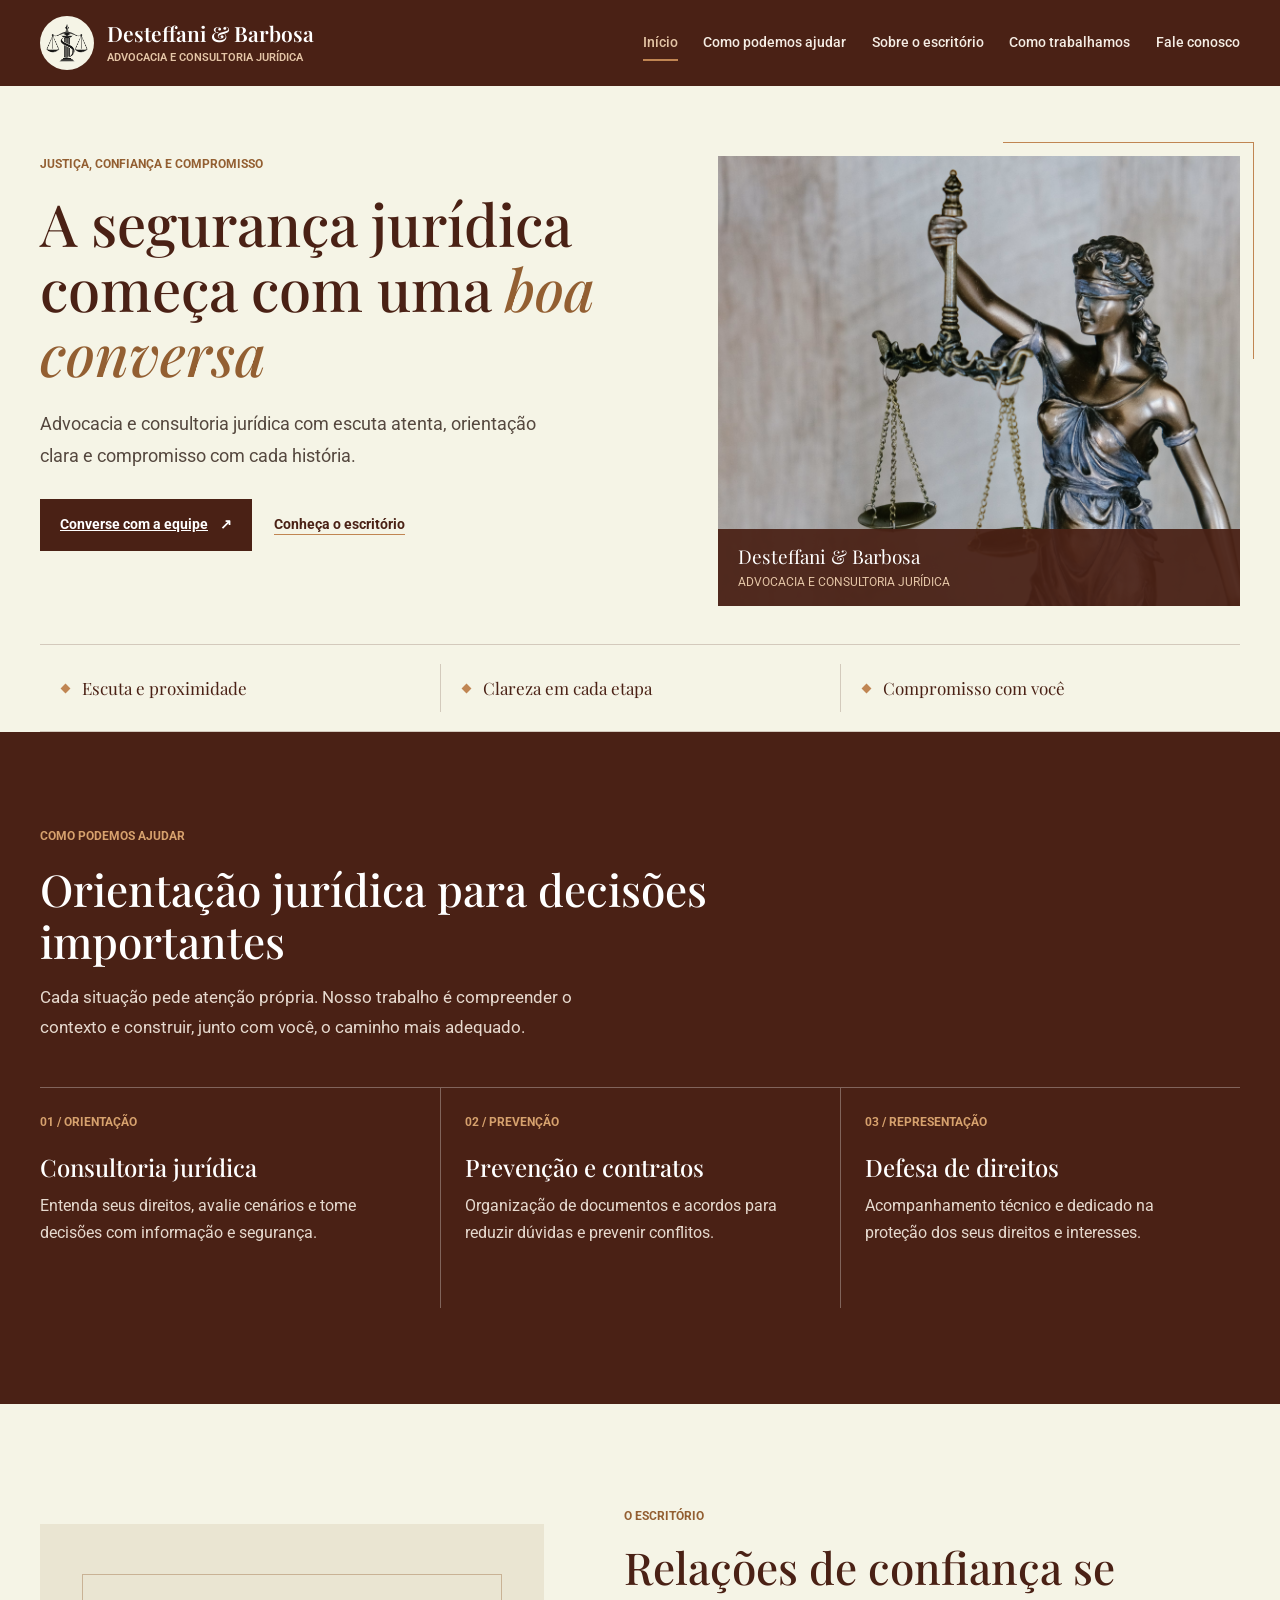
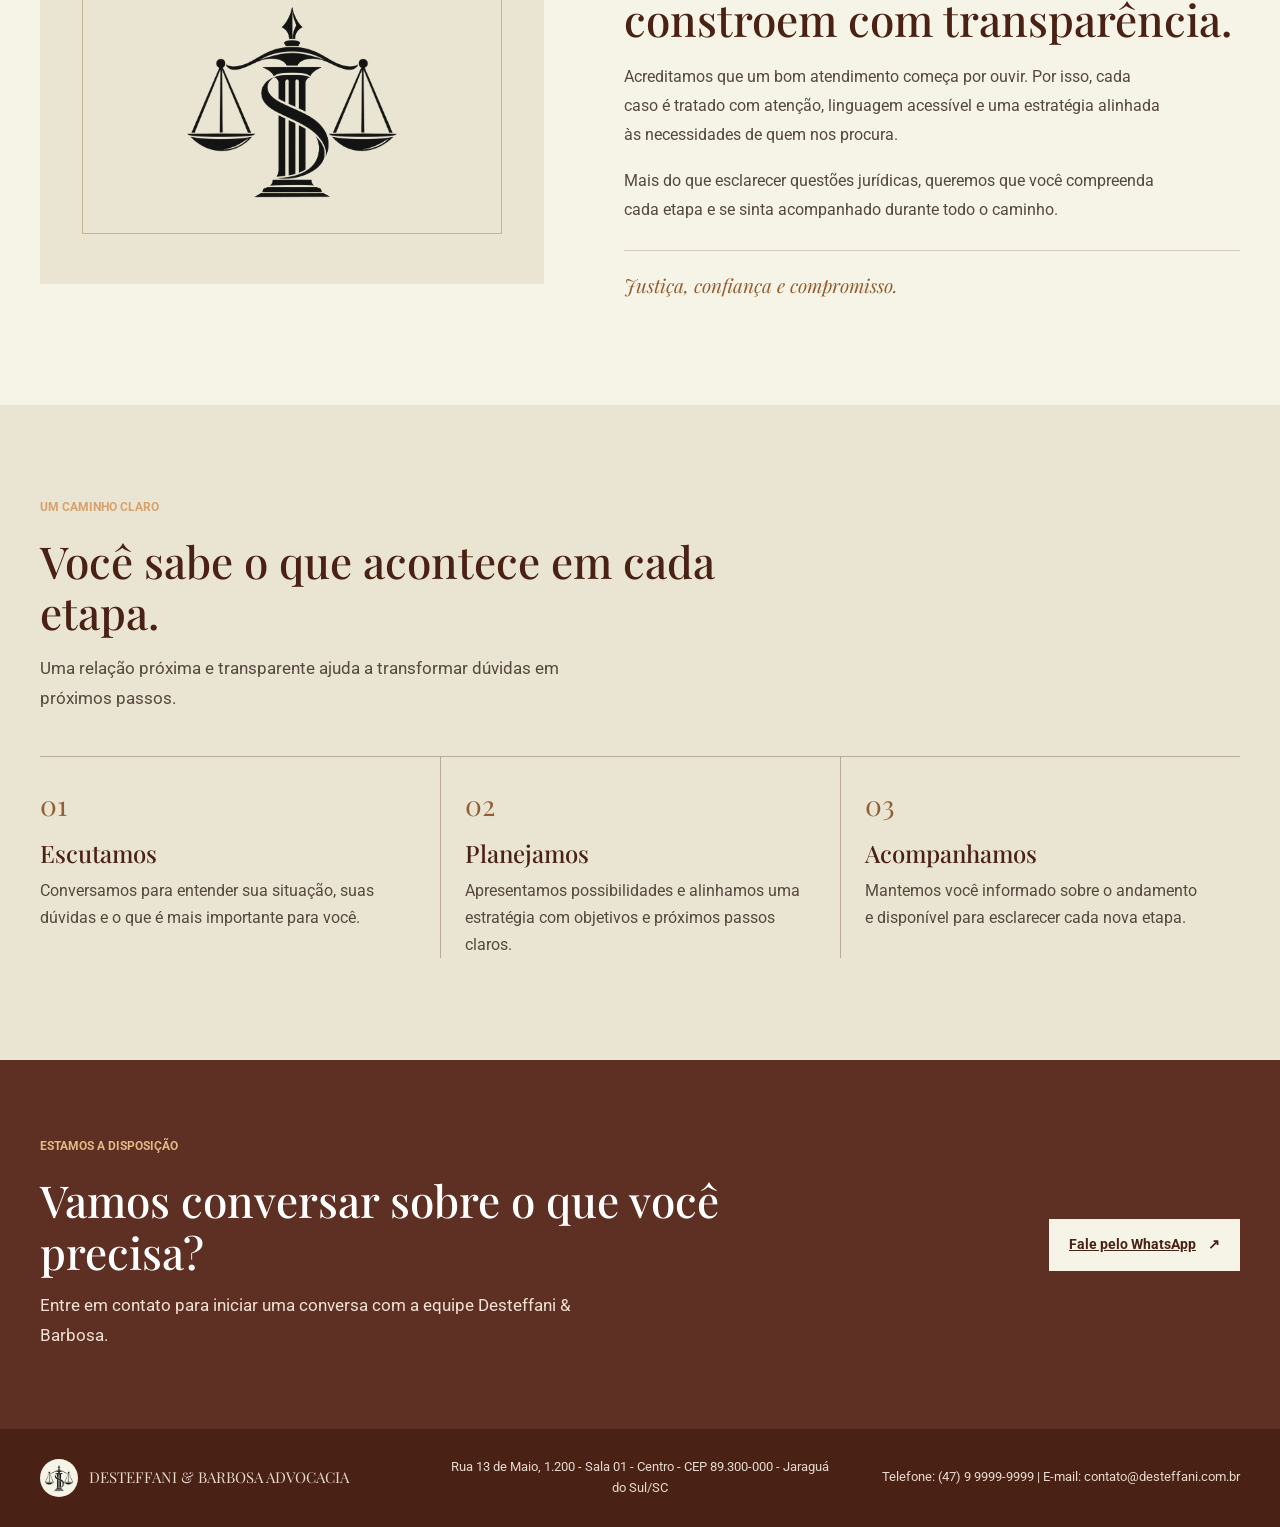
<file: templates/index.html>
<!DOCTYPE html>
<html lang="pt-br">
<head>
    <meta charset="UTF-8">
    <meta name="viewport" content="width=device-width, initial-scale=1.0">
    <link rel="stylesheet" href="https://fonts.googleapis.com/css2?family=Material+Symbols+Outlined:opsz,wght,FILL,GRAD@20..48,100..700,0..1,-50..200&icon_names=menu"/>
    <link rel="preconnect" href="https://fonts.googleapis.com">
    <link rel="preconnect" href="https://fonts.gstatic.com" crossorigin>
    <link href="https://fonts.googleapis.com/css2?family=Playfair+Display:ital,wght@0,400..900;1,400..900&display=swap" rel="stylesheet">
    <link href="https://fonts.googleapis.com/css2?family=Roboto:ital,wght@0,300..700;1,300..700&display=swap" rel="stylesheet">
    <title>DESTEFFANI & BARBOSA ADVOCACIA</title>
    <link rel="stylesheet" href="/static/css/style.css">
    <script src="/static/js/script.js" defer></script>
</head>
<body>
    <header>
        <div id="header-titulo">
            <img src="/static/img/logo.png" alt="Logotipo da empresa">
            <div id="header-titulo-texto">
                <p id="nome-empresa">Desteffani & Barbosa</p>
                <p id="subtitulo">ADVOCACIA E CONSULTORIA JURÍDICA</p>
            </div>
        </div>
        
        <span class="material-symbols-outlined" id="menu-icon">menu</span>

        <nav id="nav-bar">
            <ul id="nav-list">
                <li><a href="#inicio">Início</a></li>
                <li><a href="#atuacao">Como podemos ajudar</a></li>
                <li><a href="#escritorio">Sobre o escritório</a></li>
                <li><a href="#processo">Como trabalhamos</a></li>
                <li><a href="#contato">Fale conosco</a></li>
            </ul>
        </nav>
    </header>

    <section id="inicio">
        <div id="inicio-texto">
            <p>JUSTIÇA, CONFIANÇA E COMPROMISSO</p>
            <h1>A segurança jurídica começa com uma <em>boa conversa</em></h1>
            <p>Advocacia e consultoria jurídica com escuta atenta, orientação clara e compromisso com cada história.</p>

            <button id="botao-contato-1"><a href="https://wa.me/5528999483389?text=Olá">Converse com a equipe</a><span aria-hidden="true">↗</span></button>
            <a href="#escritorio">Conheça o escritório</a>
        </div>

        <div id="inicio-imagem">
            <img src="/static/img/estatua-da-justica.avif" alt="Estátua da justiça segurando uma balança e uma espada" id="estatua-da-justica">
            <figcaption>
                <p id="nome-empresa">Desteffani & Barbosa</p>
                <p id="subtitulo">ADVOCACIA E CONSULTORIA JURÍDICA</p>
            </figcaption>
        </div>

        <div id="inicio-pontos">
            <div><span class="ponto-topic"></span><p>Escuta e proximidade</p></div>
            <div><span class="ponto-topic"></span><p>Clareza em cada etapa</p></div>
            <div><span class="ponto-topic"></span><p>Compromisso com você</p></div>
        </div>
    </section>

    <section id="atuacao">
        <div id="atuacao-texto">
            <p>Como podemos ajudar</p>
            <h2>Orientação jurídica para decisões importantes</h2>
            <p>Cada situação pede atenção própria. Nosso trabalho é compreender o contexto e construir, junto com você, o caminho mais adequado.</p>
        </div>

        <div id="atuacao-cards">
            <div id="card-1">
                <p>01 / ORIENTAÇÃO</p>
                <h3>Consultoria jurídica</h3>
                <p>Entenda seus direitos, avalie cenários e tome decisões com informação e segurança.</p>
            </div>
            <div id="card-2">
                <p>02 / PREVENÇÃO</p>
                <h3>Prevenção e contratos</h3>
                <p>Organização de documentos e acordos para reduzir dúvidas e prevenir conflitos.</p>
            </div>
            <div id="card-3">
                <p>03 / REPRESENTAÇÃO</p>
                <h3>Defesa de direitos</h3>
                <p>Acompanhamento técnico e dedicado na proteção dos seus direitos e interesses.</p>
            </div>
        </div>
    </section>

    <section id="escritorio">
        <div id="escritorio-img">
            <span><img src="/static/img/logo.png" alt="Logotipo da empresa"></span>
        </div>

        <div id="escritorio-texto">
            <p>O ESCRITÓRIO</p>
            <h2>Relações de confiança se constroem com transparência.</h2>
            <p>Acreditamos que um bom atendimento começa por ouvir. Por isso, cada caso é tratado com atenção, linguagem acessível e uma estratégia alinhada às necessidades de quem nos procura.</p>
            <p>Mais do que esclarecer questões jurídicas, queremos que você compreenda cada etapa e se sinta acompanhado durante todo o caminho.</p>
            <span><p>Justiça, confiança e compromisso.</p></span>
        </div>
    </section>

    <section id="processo">
        <div id="processo-texto">
            <p>UM CAMINHO CLARO</p>
            <h2>Você sabe o que acontece em cada etapa.</h2>
            <p>Uma relação próxima e transparente ajuda a transformar dúvidas em próximos passos.</p>
        </div>

        <div id="processo-cards">
            <div id="card-1">
                <p>01</p>
                <h3>Escutamos</h3>
                <p>Conversamos para entender sua situação, suas dúvidas e o que é mais importante para você.</p>
            </div>
            <div id="card-2">
                <p>02</p>
                <h3>Planejamos</h3>
                <p>Apresentamos possibilidades e alinhamos uma estratégia com objetivos e próximos passos claros.</p>
            </div>
            <div id="card-3">
                <p>03</p>
                <h3>Acompanhamos</h3>
                <p>Mantemos você informado sobre o andamento e disponível para esclarecer cada nova etapa.</p>
            </div>
        </div>
    </section>

    <section id="contato">
        <div id="contato-texto">
            <p>ESTAMOS A DISPOSIÇÃO</p>
            <h2>Vamos conversar sobre o que você precisa?</h2>
            <p>Entre em contato para iniciar uma conversa com a equipe Desteffani & Barbosa.</p>
        </div>

        <div id="contato-botao">
            <button id="botao-contato-2"><a href="https://wa.me/5528999483389?text=Olá">Fale pelo WhatsApp</a> <span aria-hidden="true">↗</span></button>
        </div>
    </section>

    <footer>
        <div id="footer-texto">
            <div>
                <img src="/static/img/logo.png" alt="Logotipo da empresa">
                <p>DESTEFFANI & BARBOSA ADVOCACIA</p>
            </div>
            <p>Rua 13 de Maio, 1.200 - Sala 01 - Centro - CEP 89.300-000 - Jaraguá do Sul/SC</p>
            <p>Telefone: (47) 9 9999-9999 | E-mail: contato@desteffani.com.br</p>
        </div>
    </footer>
</body>
</html>
</file>
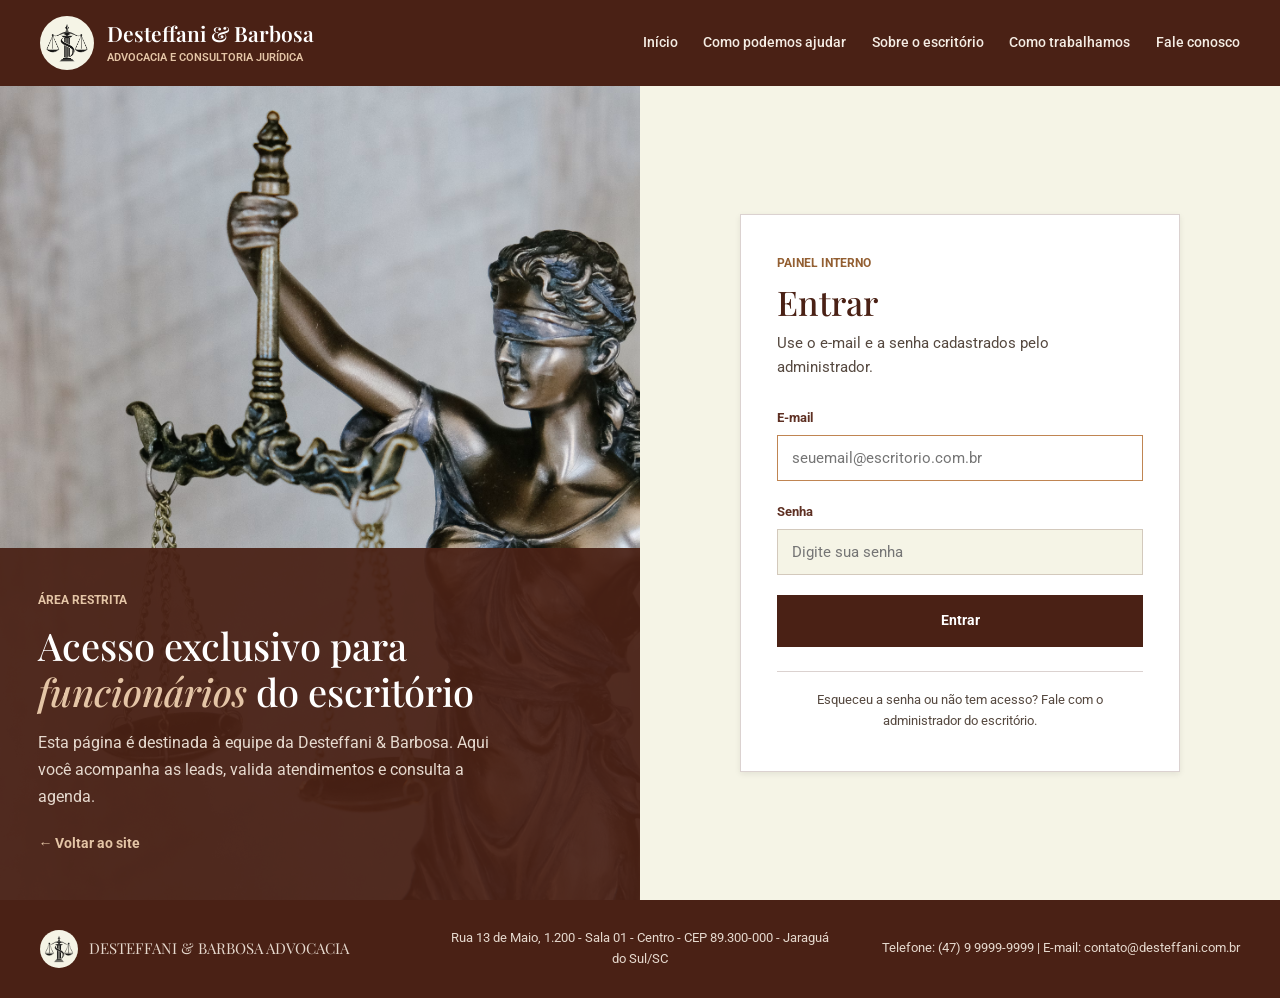
<file: templates/login.html>
<!DOCTYPE html>
<html lang="pt-br">
<head>
    <meta charset="UTF-8">
    <meta name="viewport" content="width=device-width, initial-scale=1.0">
    <link rel="stylesheet" href="https://fonts.googleapis.com/css2?family=Material+Symbols+Outlined:opsz,wght,FILL,GRAD@20..48,100..700,0..1,-50..200&icon_names=menu"/>
    <link rel="preconnect" href="https://fonts.googleapis.com">
    <link rel="preconnect" href="https://fonts.gstatic.com" crossorigin>
    <link href="https://fonts.googleapis.com/css2?family=Playfair+Display:ital,wght@0,400..900;1,400..900&display=swap" rel="stylesheet">
    <link href="https://fonts.googleapis.com/css2?family=Roboto:ital,wght@0,300..700;1,300..700&display=swap" rel="stylesheet">
    <title>Acesso restrito | DESTEFFANI &amp; BARBOSA ADVOCACIA</title>
    <link rel="stylesheet" href="/static/css/style.css">
    <link rel="stylesheet" href="/static/css/login.css">
    <script src="/static/js/script.js" defer></script>
</head>
<body>
    <header>
        <div id="header-titulo">
            <img src="/static/img/logo.png" alt="Logotipo da empresa">
            <div id="header-titulo-texto">
                <p id="nome-empresa">Desteffani &amp; Barbosa</p>
                <p id="subtitulo">ADVOCACIA E CONSULTORIA JURÍDICA</p>
            </div>
        </div>
        
        <span class="material-symbols-outlined" id="menu-icon">menu</span>

        <nav id="nav-bar">
            <ul id="nav-list">
                <li><a href="/">Início</a></li>
                <li><a href="/">Como podemos ajudar</a></li>
                <li><a href="/">Sobre o escritório</a></li>
                <li><a href="/">Como trabalhamos</a></li>
                <li><a href="/">Fale conosco</a></li>
            </ul>
        </nav>
    </header>

    <main class="login">
        <div class="login-visual">
            <img src="/static/img/estatua-da-justica.avif" alt="Estátua da justiça segurando uma balança e uma espada">
            <div class="login-visual-texto">
                <p class="login-rotulo">Área restrita</p>
                <h1>Acesso exclusivo para <em>funcionários</em> do escritório</h1>
                <p class="login-descricao">Esta página é destinada à equipe da Desteffani &amp; Barbosa. Aqui você acompanha as leads, valida atendimentos e consulta a agenda.</p>
                <p class="login-voltar"><a href="/">&larr; Voltar ao site</a></p>
            </div>
        </div>

        <div class="login-area">
            <div class="login-card">
                <p class="login-rotulo">Painel interno</p>
                <h2>Entrar</h2>
                <p class="login-subtitulo">Use o e-mail e a senha cadastrados pelo administrador.</p>

                <!-- Mensagem de erro (descomente quando ligar ao backend)
                <p class="login-erro">E-mail ou senha incorretos.</p>
                -->

                <form class="login-form" method="post">
                    <div class="login-campo">
                        <label for="email">E-mail</label>
                        <input type="email" id="email" name="email" placeholder="seuemail@escritorio.com.br" autocomplete="username" required autofocus>
                    </div>

                    <div class="login-campo">
                        <label for="senha">Senha</label>
                        <input type="password" id="senha" name="senha" placeholder="Digite sua senha" autocomplete="current-password" required>
                    </div>

                    <button type="submit" class="login-botao">Entrar</button>
                </form>

                <p class="login-ajuda">Esqueceu a senha ou não tem acesso? Fale com o administrador do escritório.</p>
            </div>
        </div>
    </main>

    <footer>
        <div id="footer-texto">
            <div>
                <img src="/static/img/logo.png" alt="Logotipo da empresa">
                <p>DESTEFFANI &amp; BARBOSA ADVOCACIA</p>
            </div>
            <p>Rua 13 de Maio, 1.200 - Sala 01 - Centro - CEP 89.300-000 - Jaraguá do Sul/SC</p>
            <p>Telefone: (47) 9 9999-9999 | E-mail: contato@desteffani.com.br</p>
        </div>
    </footer>
</body>
</html>
</file>
<file: static/css/style.css>
:root {
    --cor-cafe-claro: #5E3023;
    --cor-cafe-escuro: #4A2115;
    --cor-marrom-claro: #C08552;
    --cor-marrom-escuro: #935F32;
    --cor-bege: #F5F4E6;
    --cor-branco: #FFFFFF;
    --cor-linhas: rgba(74, 33, 21, 0.2);
    --cor-preto: #000000;
    --fonte-titulo: "Playfair Display", Georgia, serif;
    --fonte-texto: "Roboto", Arial, sans-serif;
}

* {
    box-sizing: border-box;
    margin: 0;
    padding: 0;
}

html {
    scroll-behavior: smooth;
    scroll-padding-top: 100px;
}

body {
    background: var(--cor-bege);
    color: #211A16;
    font-family: var(--fonte-texto);
    font-size: 17px;
    line-height: 1.7;
}

a {
    color: inherit;
    -webkit-tap-highlight-color: transparent;
}

button {
    font: inherit;
    -webkit-tap-highlight-color: transparent;
}

a:focus-visible,
button:focus-visible,
#menu-icon:focus-visible {
    outline: 3px solid var(--cor-marrom-claro);
    outline-offset: 4px;
}

img {
    display: block;
    max-width: 100%;
}

header {
    position: sticky;
    top: 0;
    z-index: 1000;
    background-color: var(--cor-cafe-escuro);
    min-height: 86px;
    width: 100%;
    display: flex;
    justify-content: space-between;
    align-items: center;
    gap: 28px;
    padding: 12px max(24px, calc((100% - 1200px) / 2));
}

#header-titulo {
    display: flex;
    align-items: center;
    flex: 0 0 auto;
    gap: 13px;
}

#header-titulo img {
    width: 54px;
    height: 54px;
    padding: 5px;
    border-radius: 50%;
    background: var(--cor-bege);
    object-fit: contain;
}

#header-titulo-texto {
    line-height: 1.3;
}

header #nome-empresa {
    color: var(--cor-branco);
    font-family: var(--fonte-titulo);
    font-size: 21px;
    font-weight: 600;
}

header #subtitulo {
    margin-top: 3px;
    color: #E4C5A6;
    font-family: var(--fonte-texto);
    font-size: 11px;
    font-weight: 600;
    line-height: 1.35;
}

#menu-icon {
    display: none;
}

#nav-bar {
    display: flex;
    align-items: center;
}

#nav-list {
    display: flex;
    align-items: center;
    gap: clamp(14px, 2vw, 28px);
    list-style: none;
}

header li a {
    position: relative;
    display: inline-flex;
    align-items: center;
    min-height: 44px;
    color: #F5EDE4;
    font-family: var(--fonte-texto);
    font-size: 14px;
    font-weight: 500;
    text-decoration: none;
    transition: color 180ms ease;
}

header li a::after {
    position: absolute;
    right: 0;
    bottom: 4px;
    left: 0;
    height: 2px;
    background: var(--cor-marrom-claro);
    content: "";
    transform: scaleX(0);
    transform-origin: left;
    transition: transform 180ms ease;
}

header li a:hover,
header li a[aria-current="location"] {
    color: #E4C5A6;
}

header li a:hover::after,
header li a[aria-current="location"]::after {
    transform: scaleX(1);
}

section {
    scroll-margin-top: 100px;
}

#inicio {
    width: min(1200px, calc(100% - 64px));
    min-height: 0;
    margin: 0 auto;
    padding: 70px 0 0;
    display: grid;
    grid-template-columns: minmax(0, 1fr) minmax(360px, 0.86fr);
    align-items: center;
    column-gap: 72px;
}

#inicio-texto {
    grid-column: 1;
    grid-row: 1;
}

#inicio-texto > p:first-child,
#atuacao-texto > p:first-child,
#escritorio-texto > p:first-child,
#processo-texto > p:first-child,
#contato-texto > p:first-child {
    margin-bottom: 18px;
    color: var(--cor-marrom-escuro);
    font-size: 12px;
    font-weight: 700;
    line-height: 1.45;
    text-transform: uppercase;
}

#inicio-texto h1 {
    max-width: 620px;
    color: var(--cor-cafe-escuro);
    font-family: var(--fonte-titulo);
    font-size: 58px;
    font-weight: 500;
    line-height: 1.12;
}

#inicio-texto h1 em {
    color: var(--cor-marrom-escuro);
    font-weight: 500;
}

#inicio-texto h1 + p {
    max-width: 52ch;
    margin-top: 22px;
    color: #55483F;
    font-size: 18px;
    line-height: 1.75;
}

#botao-contato-1,
#botao-contato-2 {
    min-height: 52px;
    margin-top: 28px;
    padding: 0 20px;
    border: 0;
    display: inline-flex;
    align-items: center;
    justify-content: center;
    gap: 12px;
    background: var(--cor-cafe-escuro);
    color: var(--cor-branco);
    cursor: pointer;
    font-size: 14px;
    font-weight: 700;
    transition: background 180ms ease, transform 180ms ease;
}

#botao-contato-1:hover,
#botao-contato-2:hover {
    background: var(--cor-cafe-claro);
    transform: translateY(-2px);
}

#inicio-texto > a {
    margin: 0 0 0 18px;
    color: var(--cor-cafe-escuro);
    font-size: 14px;
    font-weight: 700;
    text-decoration-color: var(--cor-marrom-claro);
    text-underline-offset: 5px;
}

#inicio-imagem {
    position: relative;
    grid-column: 2;
    grid-row: 1 / 3;
    min-width: 0;
    margin: 0;
}

#inicio-imagem::before {
    position: absolute;
    top: -14px;
    right: -14px;
    width: 48%;
    height: 48%;
    border-top: 1px solid var(--cor-marrom-claro);
    border-right: 1px solid var(--cor-marrom-claro);
    content: "";
    pointer-events: none;
}

#estatua-da-justica {
    width: 100%;
    height: 450px;
    background: #EAE5D2;
    object-fit: cover;
    object-position: center;
}

#inicio-imagem figcaption {
    position: absolute;
    right: 0;
    bottom: 0;
    left: 0;
    padding: 15px 20px;
    background: rgba(74, 33, 21, 0.93);
    color: var(--cor-branco);
}

#inicio-imagem #nome-empresa {
    color: var(--cor-branco);
    font-family: var(--fonte-titulo);
    font-size: 19px;
    line-height: 1.35;
}

#inicio-imagem #subtitulo {
    margin-top: 3px;
    color: #E4C5A6;
    font-size: 12px;
    line-height: 1.5;
}

#inicio-pontos {
    grid-column: 1 / -1;
    grid-row: 3;
    min-height: 88px;
    margin-top: 38px;
    border-top: 1px solid var(--cor-linhas);
    border-bottom: 1px solid var(--cor-linhas);
    display: grid;
    grid-template-columns: repeat(3, 1fr);
    align-items: center;
}

#inicio-pontos > div {
    min-height: 48px;
    padding: 8px 22px;
    display: flex;
    align-items: center;
    gap: 13px;
    color: var(--cor-cafe-escuro);
    font-family: var(--fonte-titulo);
    font-size: 17px;
}

#inicio-pontos > div + div {
    border-left: 1px solid var(--cor-linhas);
}

.ponto-topic {
    width: 7px;
    height: 7px;
    flex: 0 0 7px;
    background: var(--cor-marrom-claro);
    transform: rotate(45deg);
}

#atuacao {
    margin-top: 0;
    padding: 96px max(32px, calc((100% - 1200px) / 2));
    background: var(--cor-cafe-escuro);
    color: var(--cor-branco);
}

#atuacao-texto {
    max-width: 720px;
    margin-bottom: 44px;
}

#atuacao-texto > p:first-child,
#processo-texto > p:first-child {
    color: #D6A16D;
}

#atuacao-texto h2,
#escritorio-texto h2,
#processo-texto h2,
#contato-texto h2 {
    margin: 0;
    font-family: var(--fonte-titulo);
    font-size: 44px;
    font-weight: 500;
    line-height: 1.18;
}

#atuacao-texto > p:last-child,
#processo-texto > p:last-child {
    max-width: 58ch;
    margin-top: 16px;
    font-size: 17px;
    line-height: 1.75;
}

#atuacao-texto > p:last-child {
    color: #E6D9CE;
}

#atuacao-cards,
#processo-cards {
    display: grid;
    grid-template-columns: repeat(3, minmax(0, 1fr));
    border-top: 1px solid rgba(255, 255, 255, 0.3);
}

#atuacao-cards > div {
    min-height: 220px;
    padding: 24px 24px 22px 0;
}

#atuacao-cards > div + div {
    padding-left: 24px;
    border-left: 1px solid rgba(255, 255, 255, 0.3);
}

#atuacao-cards > div > p:first-child {
    color: #D6A16D;
    font-size: 12px;
    font-weight: 700;
}

#atuacao-cards h3,
#processo-cards h3 {
    margin: 20px 0 9px;
    font-family: var(--fonte-titulo);
    font-size: 24px;
    font-weight: 500;
    line-height: 1.3;
}

#atuacao-cards > div > p:last-child {
    max-width: 38ch;
    color: #E6D9CE;
    font-size: 16px;
    line-height: 1.7;
}

#escritorio {
    width: min(1200px, calc(100% - 64px));
    margin: 0 auto;
    padding: 104px 0;
    display: grid;
    grid-template-columns: 0.9fr 1.1fr;
    align-items: center;
    gap: 80px;
}

#escritorio-img {
    min-height: 360px;
    padding: 42px;
    display: grid;
    place-items: center;
    background: #EAE5D2;
}

#escritorio-img span {
    width: 100%;
    min-height: 260px;
    display: grid;
    place-items: center;
    border: 1px solid rgba(147, 95, 50, 0.38);
}

#escritorio-img img {
    width: min(220px, 70%);
    max-height: 220px;
    object-fit: contain;
}

#escritorio-texto > p:first-child {
    margin-bottom: 16px;
}

#escritorio-texto h2 {
    color: var(--cor-cafe-escuro);
}

#escritorio-texto > p:not(:first-child) {
    max-width: 60ch;
    margin-top: 18px;
    color: #55483F;
    font-size: 16px;
    line-height: 1.8;
}

#escritorio-texto > span {
    margin-top: 25px;
    padding-top: 18px;
    border-top: 1px solid var(--cor-linhas);
    display: block;
    color: var(--cor-marrom-escuro);
    font-family: var(--fonte-titulo);
    font-size: 19px;
    font-style: italic;
}

#processo {
    padding: 94px max(32px, calc((100% - 1200px) / 2)) 102px;
    background: #EAE5D2;
}

#processo-texto {
    max-width: 730px;
    margin-bottom: 42px;
}

#processo-texto h2 {
    color: var(--cor-cafe-escuro);
}

#processo-texto > p:last-child {
    color: #55483F;
}

#processo-cards {
    border-color: rgba(74, 33, 21, 0.3);
}

#processo-cards > div {
    padding: 24px 24px 0 0;
}

#processo-cards > div + div {
    padding-left: 24px;
    border-left: 1px solid rgba(74, 33, 21, 0.3);
}

#processo-cards > div > p:first-child {
    color: var(--cor-marrom-escuro);
    font-family: var(--fonte-titulo);
    font-size: 28px;
}

#processo-cards h3 {
    margin: 10px 0 7px;
    color: var(--cor-cafe-escuro);
}

#processo-cards > div > p:last-child {
    max-width: 38ch;
    color: #55483F;
    font-size: 16px;
    line-height: 1.7;
}

#contato {
    padding: 78px max(32px, calc((100% - 1200px) / 2));
    display: flex;
    align-items: center;
    justify-content: space-between;
    gap: 40px;
    background: var(--cor-cafe-claro);
    color: var(--cor-branco);
}

#contato-texto {
    max-width: 700px;
}

#contato-texto > p:first-child {
    color: #E5B985;
}

#contato-texto h2 {
    font-size: 44px;
}

#contato-texto > p:last-child {
    max-width: 55ch;
    margin-top: 14px;
    color: #F0E1D4;
    font-size: 17px;
    line-height: 1.75;
}

#contato-botao #botao-contato-2 {
    margin-top: 0;
    background: var(--cor-bege);
    color: var(--cor-cafe-escuro);
}

#contato-botao #botao-contato-2:hover {
    background: var(--cor-branco);
}

footer {
    padding: 28px max(32px, calc((100% - 1200px) / 2));
    background: var(--cor-cafe-escuro);
    color: #E6D9CE;
}

#footer-texto {
    display: grid;
    grid-template-columns: repeat(3, minmax(0, 1fr));
    align-items: center;
    gap: 24px;
}

#footer-texto > div {
    display: flex;
    align-items: center;
    gap: 11px;
    font-family: var(--fonte-titulo);
    font-size: 15px;
}

#footer-texto img {
    width: 38px;
    height: 38px;
    padding: 4px;
    border-radius: 50%;
    background: var(--cor-bege);
    object-fit: contain;
}

#footer-texto > p {
    color: #E6D9CE;
    font-size: 13px;
    line-height: 1.6;
}

#footer-texto > p:nth-of-type(1) {
    text-align: center;
}

#footer-texto > p:nth-of-type(2) {
    text-align: right;
}

@media (max-width: 1000px) {
    header {
        gap: 20px;
        padding-right: 24px;
        padding-left: 24px;
    }

    #nav-list {
        gap: 14px;
    }

    header li a {
        font-size: 13px;
    }

    #inicio,
    #escritorio {
        width: min(900px, calc(100% - 48px));
    }

    #inicio {
        grid-template-columns: minmax(0, 1fr) minmax(300px, 0.8fr);
        column-gap: 36px;
    }

    #inicio-texto h1 {
        font-size: 48px;
    }

    #escritorio {
        gap: 48px;
    }
}

@media (max-width: 800px) {
    header {
        min-height: 76px;
        flex-wrap: wrap;
        gap: 0;
        padding-top: 10px;
        padding-bottom: 10px;
    }

    #header-titulo img {
        width: 48px;
        height: 48px;
    }

    header #nome-empresa {
        font-size: 19px;
    }

    header #subtitulo {
        font-size: 10px;
    }

    #menu-icon {
        display: none;
    }

    header.menu-ready #menu-icon {
        position: relative;
        width: 46px;
        height: 46px;
        border: 1px solid rgba(255, 255, 255, 0.55);
        display: grid;
        place-items: center;
        color: var(--cor-branco);
        cursor: pointer;
        font-size: 0;
    }

    header.menu-ready #menu-icon::before,
    header.menu-ready #menu-icon::after {
        position: absolute;
        top: 50%;
        left: 50%;
        width: 20px;
        height: 2px;
        border-radius: 2px;
        background: currentColor;
        content: "";
        transition: transform 180ms ease, box-shadow 180ms ease, opacity 180ms ease;
    }

    header.menu-ready #menu-icon::before {
        transform: translate(-50%, -50%);
        box-shadow: 0 -7px 0 currentColor, 0 7px 0 currentColor;
    }

    header.menu-ready #menu-icon::after {
        opacity: 0;
        transform: translate(-50%, -50%) rotate(-45deg);
    }

    header.menu-open #menu-icon::before {
        box-shadow: none;
        transform: translate(-50%, -50%) rotate(45deg);
    }

    header.menu-open #menu-icon::after {
        opacity: 1;
        transform: translate(-50%, -50%) rotate(-45deg);
    }

    #nav-bar {
        width: 100%;
        justify-content: center;
    }

    #nav-list {
        width: 100%;
        justify-content: center;
        flex-wrap: wrap;
        gap: 4px 20px;
    }

    header.menu-ready #nav-bar {
        position: absolute;
        top: 100%;
        right: 0;
        left: 0;
        width: 100%;
        padding: 8px 24px 20px;
        display: none;
        justify-content: stretch;
        background: var(--cor-cafe-escuro);
        box-shadow: 0 16px 24px rgba(23, 19, 17, 0.18);
        opacity: 0;
        pointer-events: none;
        transform: translateY(-8px);
        visibility: hidden;
        transition: opacity 180ms ease, transform 180ms ease, visibility 180ms ease;
    }

    header.menu-ready.menu-open #nav-bar {
        display: flex;
        opacity: 1;
        pointer-events: auto;
        transform: translateY(0);
        visibility: visible;
    }

    header.menu-ready #nav-list {
        align-items: stretch;
        flex-direction: column;
        gap: 0;
    }

    header.menu-ready #nav-list a {
        min-height: 48px;
        border-top: 1px solid rgba(255, 255, 255, 0.16);
        display: flex;
        align-items: center;
    }

    header.menu-ready #nav-list a::after {
        display: none;
    }

    #inicio {
        padding-top: 54px;
        grid-template-columns: minmax(0, 1fr) minmax(250px, 0.8fr);
        column-gap: 28px;
    }

    #inicio-texto h1 {
        font-size: 42px;
    }

    #inicio-texto h1 + p {
        font-size: 16px;
    }

    #estatua-da-justica {
        height: 360px;
    }

    #inicio-pontos > div {
        padding-right: 12px;
        padding-left: 12px;
        font-size: 15px;
    }

    #atuacao,
    #processo {
        padding-right: 24px;
        padding-left: 24px;
    }

    #atuacao-cards,
    #processo-cards {
        grid-template-columns: 1fr;
    }

    #atuacao-cards > div,
    #atuacao-cards > div + div,
    #processo-cards > div,
    #processo-cards > div + div {
        min-height: 0;
        padding: 22px 0;
        border-right: 0;
        border-bottom: 1px solid rgba(255, 255, 255, 0.3);
        border-left: 0;
    }

    #processo-cards > div,
    #processo-cards > div + div {
        border-bottom-color: rgba(74, 33, 21, 0.3);
    }

    #atuacao-cards h3 {
        margin-top: 12px;
    }

    #escritorio {
        gap: 34px;
    }

    #escritorio-img {
        min-height: 300px;
        padding: 28px;
    }

    #escritorio-img span {
        min-height: 240px;
    }

    #contato {
        align-items: flex-start;
        flex-direction: column;
        gap: 24px;
        padding-right: 24px;
        padding-left: 24px;
    }

    #footer-texto {
        grid-template-columns: 1fr 1fr;
    }

    #footer-texto > div {
        grid-column: 1 / -1;
        justify-self: center;
    }

    #footer-texto > p {
        text-align: center !important;
    }
}

@media (max-width: 600px) {
    html {
        scroll-padding-top: 76px;
    }

    section {
        scroll-margin-top: 76px;
    }

    header {
        padding-right: 20px;
        padding-left: 20px;
    }

    #header-titulo {
        gap: 9px;
    }

    #header-titulo img {
        width: 43px;
        height: 43px;
    }

    header #nome-empresa {
        font-size: 17px;
    }

    header #subtitulo {
        max-width: 210px;
        font-size: 9px;
    }

    #nav-list {
        gap: 0 12px;
    }

    header li a {
        font-size: 13px;
    }

    #inicio,
    #escritorio {
        width: calc(100% - 40px);
    }

    #inicio {
        padding-top: 45px;
        grid-template-columns: 1fr;
        gap: 32px;
    }

    #inicio-texto,
    #inicio-imagem,
    #inicio-pontos {
        grid-column: 1;
    }

    #inicio-texto {
        grid-row: 1;
    }

    #inicio-imagem {
        grid-row: 2;
    }

    #inicio-texto h1 {
        font-size: 40px;
    }

    #inicio-texto h1 + p {
        margin-top: 16px;
        font-size: 16px;
    }

    #botao-contato-1 {
        min-height: 49px;
        margin-top: 22px;
        padding: 0 16px;
        font-size: 13px;
    }

    #inicio-texto > a {
        margin-left: 12px;
        font-size: 13px;
    }

    #estatua-da-justica {
        height: auto;
        aspect-ratio: 1.15;
    }

    #inicio-pontos {
        grid-row: 3;
        grid-template-columns: 1fr;
        margin-top: 0;
        padding: 8px 0;
    }

    #inicio-pontos > div {
        min-height: 44px;
        padding: 8px 0;
        font-size: 16px;
    }

    #inicio-pontos > div + div {
        border-top: 1px solid var(--cor-linhas);
        border-left: 0;
    }

    #atuacao,
    #processo {
        padding: 68px 20px;
    }

    #atuacao-texto,
    #processo-texto {
        margin-bottom: 30px;
    }

    #atuacao-texto h2,
    #escritorio-texto h2,
    #processo-texto h2,
    #contato-texto h2 {
        font-size: 34px;
    }

    #atuacao-texto > p:last-child,
    #processo-texto > p:last-child,
    #contato-texto > p:last-child {
        font-size: 16px;
    }

    #escritorio {
        padding: 72px 0;
        grid-template-columns: 1fr;
        gap: 34px;
    }

    #escritorio-img {
        min-height: 260px;
    }

    #escritorio-img span {
        min-height: 210px;
    }

    #escritorio-texto > p:not(:first-child) {
        font-size: 16px;
    }

    #contato {
        padding: 64px 20px;
    }

    #contato-botao,
    #contato-botao #botao-contato-2 {
        width: 100%;
    }

    footer {
        padding: 25px 20px;
    }

    #footer-texto {
        grid-template-columns: 1fr;
        gap: 14px;
    }

    #footer-texto > p {
        font-size: 14px;
    }
}

@media (prefers-reduced-motion: reduce) {
    *,
    *::before,
    *::after {
        scroll-behavior: auto !important;
        transition-duration: 0.01ms !important;
        animation-duration: 0.01ms !important;
        animation-iteration-count: 1 !important;
    }
}
</file>
<file: static/css/login.css>
/* Este arquivo complementa o style.css (cabeçalho, rodapé e variáveis base vêm de lá) */
:root {
    --cor-dourado-claro: #E4C5A6;
    --cor-texto-claro: #E6D9CE;
    --cor-texto-suave: #55483F;
    --cor-cafe-translucido: rgba(74, 33, 21, 0.93);
    --cor-alerta: #A63D2F;
    --cor-alerta-fundo: #F6E3DF;
}

.login {
    display: grid;
    grid-template-columns: 1fr 1fr;
    min-height: calc(100vh - 86px);
}

/* LADO ESQUERDO: imagem e texto */
.login-visual {
    position: relative;
    display: flex;
    align-items: flex-end;
    background: #EAE5D2;
}

.login-visual img {
    position: absolute;
    top: 0;
    left: 0;
    width: 100%;
    height: 100%;
    object-fit: cover;
    object-position: center;
}

.login-visual-texto {
    position: relative;
    width: 100%;
    padding: 44px max(32px, 6%);
    background: var(--cor-cafe-translucido);
    color: var(--cor-branco);
}

.login-rotulo {
    font-size: 12px;
    font-weight: 700;
    line-height: 1.45;
    text-transform: uppercase;
    color: var(--cor-marrom-escuro);
}

.login-visual-texto .login-rotulo {
    color: var(--cor-dourado-claro);
}

.login-visual-texto h1 {
    max-width: 520px;
    margin: 14px 0;
    font-family: var(--fonte-titulo);
    font-size: 38px;
    font-weight: 500;
    line-height: 1.2;
}

.login-visual-texto h1 em {
    color: var(--cor-dourado-claro);
}

.login-descricao {
    max-width: 52ch;
    color: var(--cor-texto-claro);
    font-size: 16px;
    line-height: 1.7;
}

.login-voltar {
    margin-top: 22px;
    font-size: 14px;
    font-weight: 700;
}

.login-voltar a {
    color: var(--cor-dourado-claro);
    text-decoration: none;
    transition: color 180ms ease;
}

.login-voltar a:hover {
    color: var(--cor-branco);
}

/* LADO DIREITO: formulário */
.login-area {
    display: flex;
    align-items: center;
    justify-content: center;
    padding: 48px 32px;
    background: var(--cor-bege);
}

.login-card {
    width: 100%;
    max-width: 440px;
    padding: 40px 36px;
    background: var(--cor-branco);
    border: 1px solid var(--cor-linhas);
    box-shadow: 0 2px 6px rgba(0, 0, 0, 0.08);
}

.login-card h2 {
    margin-top: 10px;
    color: var(--cor-cafe-escuro);
    font-family: var(--fonte-titulo);
    font-size: 34px;
    font-weight: 500;
    line-height: 1.2;
}

.login-subtitulo {
    margin: 8px 0 28px;
    color: var(--cor-texto-suave);
    font-size: 15px;
    line-height: 1.6;
}

.login-erro {
    margin-bottom: 20px;
    padding: 12px 16px;
    background: var(--cor-alerta-fundo);
    border-left: 4px solid var(--cor-alerta);
    color: var(--cor-alerta);
    font-size: 14px;
}

.login-form {
    display: grid;
    gap: 20px;
}

.login-campo {
    display: flex;
    flex-direction: column;
    gap: 6px;
}

.login-campo label {
    color: var(--cor-cafe-claro);
    font-size: 13px;
    font-weight: 700;
}

.login-campo input {
    padding: 13px 14px;
    background: var(--cor-bege);
    border: 1px solid var(--cor-linhas);
    color: inherit;
    font-family: var(--fonte-texto);
    font-size: 15px;
    transition: border-color 180ms ease, background 180ms ease;
}

.login-campo input:focus {
    outline: none;
    border-color: var(--cor-marrom-claro);
    background: var(--cor-branco);
}

.login-botao {
    min-height: 52px;
    border: 0;
    background: var(--cor-cafe-escuro);
    color: var(--cor-branco);
    cursor: pointer;
    font-size: 14px;
    font-weight: 700;
    transition: background 180ms ease, transform 180ms ease;
}

.login-botao:hover {
    background: var(--cor-cafe-claro);
    transform: translateY(-2px);
}

.login-ajuda {
    margin-top: 24px;
    padding-top: 18px;
    border-top: 1px solid var(--cor-linhas);
    color: var(--cor-texto-suave);
    font-size: 13px;
    line-height: 1.6;
    text-align: center;
}

/* RESPONSIVIDADE */
@media (max-width: 900px) {
    .login {
        grid-template-columns: 1fr;
        min-height: 0;
    }

    .login-visual {
        min-height: 440px;
    }

    .login-area {
        padding: 40px 20px 56px;
    }
}

@media (max-width: 600px) {
    .login-visual {
        min-height: 400px;
    }

    .login-visual-texto {
        padding: 28px 20px;
    }

    .login-visual-texto h1 {
        font-size: 30px;
    }

    .login-descricao {
        font-size: 15px;
    }

    .login-card {
        padding: 32px 22px;
    }

    .login-card h2 {
        font-size: 30px;
    }
}
</file>
